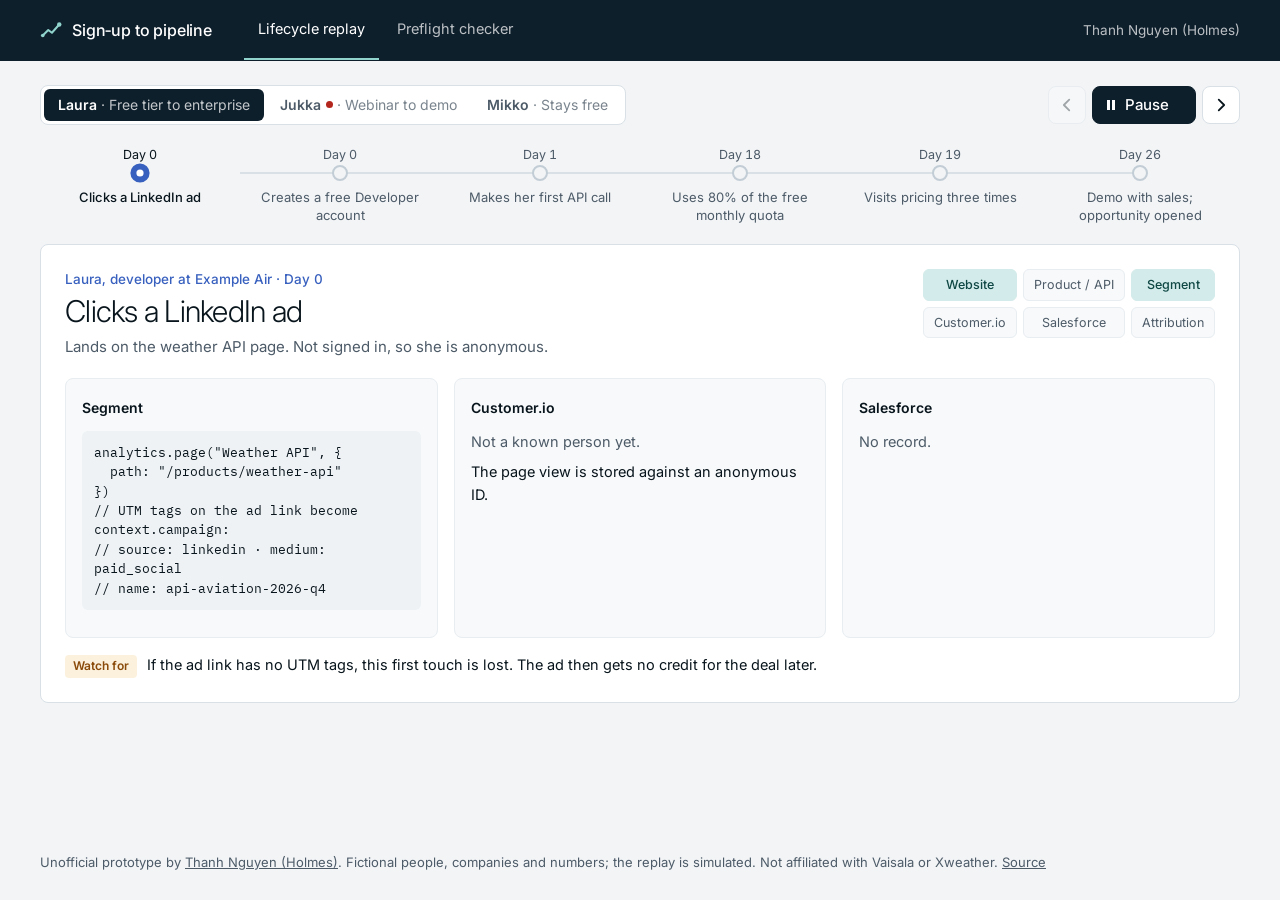
<file: index.html>
<!doctype html>
<html lang="en">
<head>
<meta charset="utf-8">
<meta name="viewport" content="width=device-width, initial-scale=1">
<title>Sign-up to pipeline · prototype by Thanh Nguyen (Holmes)</title>
<meta name="description" content="A working prototype: a lifecycle replay across Segment, Customer.io, Salesforce and attribution, and a pre-send campaign checker. Fictional data.">
<meta name="robots" content="noindex">
<link rel="preconnect" href="https://fonts.googleapis.com">
<link rel="preconnect" href="https://fonts.gstatic.com" crossorigin>
<link rel="stylesheet" href="https://fonts.googleapis.com/css2?family=Inter:wght@300;400;500;600&family=IBM+Plex+Mono:wght@400;500&display=swap">
<link rel="stylesheet" href="styles.css">
</head>
<body>

<header class="bar">
  <div class="bar-in">
    <a class="brand" href="#replay" aria-label="Sign-up to pipeline, home">
      <svg viewBox="0 0 24 24" width="22" height="22" aria-hidden="true"><path d="M3 18 L9 12 L13 15 L21 6" fill="none" stroke="currentColor" stroke-width="2.2" stroke-linecap="round" stroke-linejoin="round"/><circle cx="3" cy="18" r="2" fill="currentColor"/><circle cx="21" cy="6" r="2.4" fill="currentColor"/></svg>
      <h1>Sign‑up to pipeline</h1>
    </a>
    <nav class="tabs" role="tablist" aria-label="Tools">
      <a role="tab" href="#replay" id="tab-replay" aria-controls="view-replay">Lifecycle replay</a>
      <a role="tab" href="#preflight" id="tab-preflight" aria-controls="view-preflight">Preflight checker</a>
    </nav>
    <a class="by" href="https://holmesnguyen.info">Thanh Nguyen (Holmes)</a>
  </div>
</header>

<main>

<!-- REPLAY -->
<section id="view-replay" class="view" role="tabpanel" aria-labelledby="tab-replay">
  <div class="row-top">
    <div class="seg people" role="radiogroup" aria-label="Person" id="people"></div>
    <div class="player">
      <button type="button" class="icon" id="prev" aria-label="Previous step"><svg viewBox="0 0 20 20" width="18" height="18" aria-hidden="true"><path d="M12.5 4 6.5 10l6 6" fill="none" stroke="currentColor" stroke-width="2" stroke-linecap="round" stroke-linejoin="round"/></svg></button>
      <button type="button" class="play" id="play" aria-label="Play"><span id="play-ico"></span><span id="play-txt">Play</span></button>
      <button type="button" class="icon" id="next" aria-label="Next step"><svg viewBox="0 0 20 20" width="18" height="18" aria-hidden="true"><path d="M7.5 4l6 6-6 6" fill="none" stroke="currentColor" stroke-width="2" stroke-linecap="round" stroke-linejoin="round"/></svg></button>
    </div>
  </div>

  <ol class="journey" id="journey" aria-label="Steps"></ol>

  <div class="card stage">
    <div class="step-head" aria-live="polite">
      <div>
        <p class="day" id="stepday"></p>
        <h2 id="steptitle"></h2>
        <p class="what" id="stepwhat"></p>
      </div>
      <div class="flow" id="flow" aria-label="Systems involved in this step"></div>
    </div>

    <div class="panels">
      <article class="panel"><header><h3>Segment</h3></header><pre id="p-event"></pre></article>
      <article class="panel"><header><h3>Customer.io</h3></header><div id="p-cio"></div></article>
      <article class="panel" id="sf-panel"><header><h3>Salesforce</h3><span id="sf-tool"></span></header><div id="p-sf"></div></article>
    </div>

    <p class="watch" id="p-why"></p>
  </div>

  <div class="card attr" id="attr" hidden>
    <div class="attr-head">
      <div><h3 id="attr-title">Who gets credit</h3><p class="what" id="attr-sub"></p></div>
      <div class="seg small" role="radiogroup" aria-label="Attribution model" id="models"></div>
    </div>
    <div id="attr-bars"></div>
    <p class="what" id="attr-note"></p>
  </div>
</section>

<!-- PREFLIGHT -->
<section id="view-preflight" class="view" role="tabpanel" aria-labelledby="tab-preflight" hidden>
  <div class="row-top">
    <div class="seg" role="radiogroup" aria-label="Campaign" id="pf-campaigns">
      <button type="button" role="radio" data-c="broken-example" aria-checked="true">Broken example</button>
      <button type="button" role="radio" data-c="webinar-nurture" aria-checked="false">Webinar nurture</button>
    </div>
    <div class="pf-tools">
      <label class="sr" for="pf-message">Message</label>
      <select id="pf-message"></select>
      <button type="button" id="pf-reset">Reset</button>
    </div>
  </div>

  <div class="pf-grid">
    <div class="card pf-edit">
      <label class="field"><span>Subject</span><input id="pf-subject" type="text" spellcheck="false"></label>
      <div class="ed-tabs" role="tablist" aria-label="Email view">
        <button type="button" role="tab" data-v="preview" aria-selected="true">Preview</button>
        <button type="button" role="tab" data-v="html" aria-selected="false">Edit HTML</button>
        <span class="live" id="pf-live"><i></i>Live check</span>
      </div>
      <div class="ed-body">
        <iframe id="pf-frame" title="Email preview" sandbox="allow-same-origin"></iframe>
        <textarea id="pf-html" spellcheck="false" aria-label="Email HTML" hidden></textarea>
      </div>
    </div>

    <div class="card pf-report">
      <h2 id="pf-verdict"></h2>
      <div class="seg small filters" role="radiogroup" aria-label="Filter results" id="pf-filters"></div>
      <ul class="results" id="pf-rows"></ul>
    </div>
  </div>

  <form class="card dns" id="dns-form">
    <h3>Sending domain</h3>
    <label class="field"><span>Domain</span><input id="dns-domain" type="text" value="xweather.com" spellcheck="false" autocomplete="off"></label>
    <label class="field narrow"><span>DKIM selector</span><input id="dns-sel" type="text" value="" placeholder="Auto" spellcheck="false" autocomplete="off"></label>
    <button type="submit" class="primary">Check</button>
    <ul class="results inline" id="dns-rows"></ul>
  </form>
</section>

</main>

<footer class="foot">
  Unofficial prototype by <a href="https://holmesnguyen.info">Thanh Nguyen (Holmes)</a>. Fictional people, companies and numbers; the replay is simulated. Not affiliated with Vaisala or Xweather. <a href="https://github.com/holmes0104/signup-to-pipeline">Source</a>
</footer>

<script src="data.js"></script>
<script src="replay.js"></script>
<script src="preflight.js"></script>
<script>
(function () {
  const views = ["replay", "preflight"];
  function show() {
    const v = views.includes(location.hash.slice(1)) ? location.hash.slice(1) : "replay";
    views.forEach(k => {
      document.getElementById("view-" + k).hidden = k !== v;
      document.getElementById("tab-" + k).setAttribute("aria-selected", k === v);
    });
    document.dispatchEvent(new CustomEvent("viewchange", { detail: v }));
  }
  window.addEventListener("hashchange", () => { show(); window.scrollTo(0, 0); });
  show();
})();
</script>
</body>
</html>
</file>
<file: styles.css>
/* Xweather-inspired tokens: ink #09151C, ground #F2F4F6, line #D9E0E6, mint #D3EBEA, blue #3860BE, 8px radius,
   light large type with tight tracking. Inter stands in for the licensed Vaisala Sans.
   Grid: canvas max 1200px, 24px gutters; panels 3 x 1fr with a 16px gap. */
:root{
  --ground:#F2F4F6; --surface:#fff; --raised:#F7F9FA; --border:#D9E0E6; --rule:#E8EDF1; --control:#C3CDD6;
  --text:#09151C; --muted:#4D5B68; --primary:#0E1F2C; --on-primary:#fff;
  --accent:#3860BE; --accent-soft:#E3EAF7; --mint:#D3EBEA; --mint-ink:#0F4744;
  --pos:#247B50; --pos-bg:#DCF5E6; --neg:#B3261E; --neg-bg:#FDE8E6; --warn:#8A4B0A; --warn-bg:#FCF1DD;
  --code:#EEF2F5;
  --font:"Inter",system-ui,sans-serif; --mono:"IBM Plex Mono",ui-monospace,Consolas,monospace;
  --r:8px; --rc:6px; --gap:16px;
  color-scheme:light;
}
@media (prefers-color-scheme:dark){:root{
  --ground:#09151C; --surface:#0F1E28; --raised:#132532; --border:#22384A; --rule:#1A2E3C; --control:#35506A;
  --text:#EEF2F5; --muted:#A3B1BD; --primary:#EEF2F5; --on-primary:#09151C;
  --accent:#86A3EC; --accent-soft:#1B2E52; --mint:#163A3C; --mint-ink:#9FDCD6;
  --pos:#6FD39B; --pos-bg:#123323; --neg:#FF8F86; --neg-bg:#3A1A18; --warn:#F2B866; --warn-bg:#33270F;
  --code:#0B1820; color-scheme:dark}}

*{box-sizing:border-box}
html{-webkit-text-size-adjust:100%}
body{margin:0;background:var(--ground);color:var(--text);font:15px/1.55 var(--font);display:flex;flex-direction:column;min-height:100vh}
main{flex:1;width:100%;max-width:1248px;margin:0 auto;padding:24px 24px 40px}
a{color:var(--accent)}
h1,h2,h3,p{margin:0}
button,select,input,textarea{font:inherit;color:inherit}
button{cursor:pointer}
:focus-visible{outline:2px solid var(--accent);outline-offset:2px}
.sr{position:absolute;width:1px;height:1px;overflow:hidden;clip:rect(0 0 0 0)}
pre,code{font-family:var(--mono)}
.what{color:var(--muted)}

/* top bar */
.bar{background:#0E1F2C;color:#fff;border-bottom:1px solid transparent}
@media (prefers-color-scheme:dark){.bar{background:#060F14;border-bottom-color:var(--border)}}
.bar-in{max-width:1248px;margin:0 auto;padding:0 24px;height:60px;display:flex;align-items:center;gap:32px}
.brand{display:flex;align-items:center;gap:10px;color:inherit;text-decoration:none}
.brand svg{color:#8FD3CC}
.brand h1{font:500 16px/1 var(--font);letter-spacing:-.01em;white-space:nowrap}
.tabs{display:flex;gap:4px;height:100%}
.tabs a{display:flex;align-items:center;padding:0 14px;color:inherit;opacity:.72;text-decoration:none;font-size:14.5px;border-bottom:2px solid transparent;margin-bottom:-0px}
.tabs a:hover{opacity:1}
.tabs a[aria-selected="true"]{opacity:1;border-bottom-color:#8FD3CC}
.by{margin-left:auto;color:inherit;opacity:.72;font-size:13.5px;text-decoration:none;white-space:nowrap}
.by:hover{opacity:1;text-decoration:underline}

/* shared controls */
.row-top{display:flex;align-items:center;justify-content:space-between;gap:12px 16px;flex-wrap:wrap;margin-bottom:20px}
.seg{display:inline-flex;background:var(--surface);border:1px solid var(--border);border-radius:var(--r);padding:3px;gap:2px;max-width:100%;overflow-x:auto}
.seg button{border:0;background:transparent;border-radius:var(--rc);padding:7px 14px;font-size:14px;color:var(--muted);white-space:nowrap;text-align:left;line-height:1.3}
.seg button:hover{color:var(--text);background:var(--raised)}
.seg button[aria-checked="true"]{background:var(--primary);color:var(--on-primary)}
.seg.small button{padding:5px 11px;font-size:13.5px}
.people button b{font-weight:600}
.people button span{opacity:.75}
button.icon,.play,#pf-reset,.primary,select{height:38px;border:1px solid var(--border);background:var(--surface);border-radius:var(--r)}
button.icon{width:38px;display:grid;place-items:center;color:var(--text)}
button.icon:disabled{opacity:.35;cursor:default}
button.icon:not(:disabled):hover,#pf-reset:hover,select:hover{border-color:var(--control)}
.player{display:flex;gap:6px}
.play{display:flex;align-items:center;gap:8px;padding:0 16px 0 12px;font-weight:500;background:var(--primary);color:var(--on-primary);border-color:var(--primary);min-width:104px}
.play #play-ico{display:flex}
.primary{background:var(--primary);color:var(--on-primary);border-color:var(--primary);padding:0 18px;font-weight:500}
#pf-reset{padding:0 14px}
select{padding:0 32px 0 12px;appearance:none;background:var(--surface) url("data:image/svg+xml,%3Csvg xmlns='http://www.w3.org/2000/svg' width='12' height='12' viewBox='0 0 12 12'%3E%3Cpath d='M2.5 4.5 6 8l3.5-3.5' fill='none' stroke='%234D5B68' stroke-width='1.6'/%3E%3C/svg%3E") no-repeat right 12px center;max-width:100%}
.card{background:var(--surface);border:1px solid var(--border);border-radius:var(--r)}
.field{display:flex;flex-direction:column;gap:4px;font-size:13px;color:var(--muted);min-width:0}
.field input{height:38px;border:1px solid var(--border);border-radius:var(--rc);padding:0 10px;background:var(--surface);color:var(--text);font:14px var(--font);width:100%}
.field input:hover{border-color:var(--control)}

/* journey */
.journey{list-style:none;margin:0 0 16px;padding:0;display:grid;grid-auto-flow:column;grid-auto-columns:minmax(132px,1fr);gap:0;overflow-x:auto;scrollbar-width:thin}
.journey li{position:relative}
.journey li::before{content:"";position:absolute;left:0;right:0;top:27px;height:2px;background:var(--border)}
.journey li:first-child::before{left:50%}
.journey li:last-child::before{right:50%}
.journey li.done::before,.journey li.cur::before{background:var(--accent)}
.journey li.cur::before{right:50%}
.journey li.cur:first-child::before{display:none}
.journey button{position:relative;width:100%;border:0;background:none;padding:0 8px 4px;display:flex;flex-direction:column;align-items:center;text-align:center;color:var(--muted)}
.journey .d{font-size:12.5px;font-variant-numeric:tabular-nums;height:18px}
.journey .dot{width:16px;height:16px;border-radius:50%;background:var(--ground);border:2px solid var(--control);margin:2px 0 8px;transition:transform .15s}
.journey .t{font-size:13px;line-height:1.35;max-width:22ch}
.journey button:hover .dot{transform:scale(1.15);border-color:var(--accent)}
.journey li.done .dot{background:var(--accent);border-color:var(--accent)}
.journey li.cur .dot{background:var(--surface);border:5px solid var(--accent);transform:scale(1.2)}
.journey li.cur button{color:var(--text)}
.journey li.cur .t{font-weight:500}
.journey li.brk .dot{box-shadow:0 0 0 4px var(--neg-bg)}

/* stage */
.stage{padding:24px}
.step-head{display:flex;justify-content:space-between;align-items:flex-start;gap:24px;margin-bottom:20px}
.day{font-size:13.5px;color:var(--accent);font-weight:500;margin-bottom:4px;font-variant-numeric:tabular-nums}
.step-head h2{font:300 30px/1.15 var(--font);letter-spacing:-.025em;margin-bottom:6px;text-wrap:balance}
.flow{display:grid;grid-template-columns:repeat(3,auto);gap:6px;flex:0 0 auto}
.node{font-size:12.5px;padding:5px 10px;border-radius:var(--rc);background:var(--raised);color:var(--muted);border:1px solid var(--rule);text-align:center;white-space:nowrap;transition:background .25s,color .25s}
.node.on{background:var(--mint);color:var(--mint-ink);border-color:var(--mint);font-weight:500}
.panels{display:grid;grid-template-columns:repeat(3,minmax(0,1fr));gap:var(--gap)}
.panel{background:var(--raised);border:1px solid var(--rule);border-radius:var(--r);padding:16px;min-width:0;min-height:260px}
.panel header{display:flex;justify-content:space-between;align-items:center;gap:8px;margin-bottom:10px;min-height:26px}
.panel h3{font:600 14px/1.2 var(--font)}
.panel pre{margin:0;font-size:12.5px;line-height:1.55;white-space:pre-wrap;word-break:break-word;background:var(--code);padding:12px;border-radius:var(--rc);color:var(--text)}
.panel p{font-size:14.5px;margin:0 0 8px}
.panel .q{color:var(--muted)}
.badge{display:inline-block;font-size:11.5px;font-weight:600;padding:2px 7px;border-radius:4px;margin-right:6px;vertical-align:1px}
.b-act{background:var(--accent-soft);color:var(--accent)}
.b-err{background:var(--neg-bg);color:var(--neg)}
.mail{display:flex;gap:10px;align-items:flex-start;border:1px solid var(--border);border-radius:var(--rc);padding:10px 12px;background:var(--surface);margin-top:10px}
.mail svg{flex:0 0 auto;margin-top:2px;color:var(--muted)}
.mail b{display:block;font-weight:500;font-size:14px;line-height:1.35}
.mail span{font-size:13px;color:var(--muted)}
.switch{display:inline-flex;align-items:center;gap:8px;font-size:13px;cursor:pointer;user-select:none;color:var(--neg);font-weight:500}
.switch input{appearance:none;width:34px;height:20px;border-radius:10px;background:var(--control);position:relative;margin:0;cursor:pointer;transition:background .2s}
.switch input::after{content:"";position:absolute;top:2px;left:2px;width:16px;height:16px;border-radius:50%;background:#fff;transition:transform .2s}
.switch input:checked{background:var(--neg)}
.switch input:checked::after{transform:translateX(14px)}
.switch.hint input:not(:checked){animation:nudge 1.6s ease-in-out 2}
@keyframes nudge{50%{box-shadow:0 0 0 5px var(--neg-bg)}}
#sf-panel.err{border-color:var(--neg);background:var(--neg-bg)}
#sf-panel.err pre{background:var(--surface)}
.watch{margin-top:16px;display:flex;gap:10px;align-items:baseline;font-size:14.5px}
.watch b{flex:0 0 auto;font-size:12px;font-weight:600;color:var(--warn);background:var(--warn-bg);padding:2px 8px;border-radius:4px}

/* attribution */
.attr{padding:24px;margin-top:var(--gap)}
.attr-head{display:flex;justify-content:space-between;align-items:flex-start;gap:16px;flex-wrap:wrap;margin-bottom:16px}
.attr h3{font:300 24px/1.2 var(--font);letter-spacing:-.02em;margin-bottom:4px}
.bar-row{display:grid;grid-template-columns:minmax(0,17rem) minmax(0,1fr) 6rem;gap:14px;align-items:center;font-size:14px;margin-bottom:8px}
.bar-row .track{height:12px;background:var(--raised);border-radius:3px;overflow:hidden}
.bar-row .fill{height:100%;background:var(--accent);transition:width .35s}
.bar-row .val{text-align:right;font-variant-numeric:tabular-nums;font-weight:500}
#attr-note{margin-top:10px;font-size:14px}

/* preflight */
.pf-tools{display:flex;gap:8px;align-items:center}
.pf-grid{display:grid;grid-template-columns:minmax(0,1fr) minmax(0,1fr);gap:var(--gap);align-items:start}
.pf-edit{padding:16px;display:flex;flex-direction:column;gap:12px}
.ed-tabs{display:flex;align-items:center;gap:4px;border-bottom:1px solid var(--rule)}
.ed-tabs button{border:0;background:none;padding:6px 10px 8px;font-size:14px;color:var(--muted);border-bottom:2px solid transparent;margin-bottom:-1px}
.ed-tabs button[aria-selected="true"]{color:var(--text);border-bottom-color:var(--accent);font-weight:500}
.live{margin-left:auto;font-size:12.5px;color:var(--muted);display:flex;align-items:center;gap:6px}
.live i{width:7px;height:7px;border-radius:50%;background:var(--pos)}
.live.busy i{background:var(--warn)}
.ed-body{height:560px}
.ed-body iframe,.ed-body textarea{width:100%;height:100%;border:1px solid var(--rule);border-radius:var(--rc);display:block}
.ed-body iframe{background:#fff}
.ed-body textarea{resize:none;padding:12px;font:12.5px/1.55 var(--mono);background:var(--code);color:var(--text)}
.ed-body [hidden]{display:none}
.pf-report{padding:20px;display:flex;flex-direction:column;gap:14px;max-height:calc(560px + 50px + 38px + 40px + 24px);min-height:0}
#pf-verdict{font:300 26px/1.2 var(--font);letter-spacing:-.02em}
#pf-verdict.bad{color:var(--neg)}
#pf-verdict.ok{color:var(--pos)}
.filters{align-self:flex-start}
.filters .n{font-variant-numeric:tabular-nums;font-weight:600;margin-left:4px}
.results{list-style:none;margin:0;padding:0;overflow:auto;min-height:0}
.results li{display:grid;grid-template-columns:52px minmax(0,1fr);gap:4px 12px;padding:10px 2px;border-top:1px solid var(--rule);font-size:14px;line-height:1.45}
.results li:first-child{border-top:0}
.results .where{grid-column:2;font-size:12.5px;color:var(--muted);font-family:var(--mono)}
.results code{font-size:12.5px;background:var(--code);padding:1px 4px;border-radius:3px;word-break:break-word}
.lvl{grid-row:span 2;align-self:start;font-size:11.5px;font-weight:600;padding:2px 0;border-radius:4px;text-align:center;margin-top:1px}
.c-FAIL{background:var(--neg-bg);color:var(--neg)}
.c-WARN{background:var(--warn-bg);color:var(--warn)}
.c-PASS{background:var(--pos-bg);color:var(--pos)}
.results li.empty{display:block;color:var(--muted)}
.dns{margin-top:var(--gap);padding:20px;display:grid;grid-template-columns:auto minmax(160px,1.2fr) minmax(120px,.8fr) auto;gap:12px 14px;align-items:end}
.dns h3{font:600 15px/1.2 var(--font);align-self:center;padding-right:8px}
.dns .results{grid-column:1/-1}
.dns .results:empty{display:none}

/* footer */
.foot{max-width:1248px;width:100%;margin:0 auto;padding:16px 24px 28px;font-size:13px;color:var(--muted)}
.foot a{color:inherit}

@media (max-width:980px){
  .bar-in{gap:16px}
  .by{display:none}
  .panels{grid-template-columns:1fr}
  .step-head{flex-direction:column;gap:14px}
  .pf-grid{grid-template-columns:1fr}
  .pf-report{max-height:none}
  .results{max-height:480px}
  .ed-body{height:440px}
}
@media (max-width:640px){
  main{padding:16px 16px 32px}
  .bar-in{padding:0 12px;height:auto;min-height:56px;flex-wrap:wrap;gap:0 8px}
  .brand{padding:12px 4px 0}
  .tabs{width:100%;height:44px}
  .tabs a{padding:0 10px;font-size:14px}
  .row-top{margin-bottom:14px}
  .people{width:100%}
  .people button{flex:1;text-align:center}
  .people button span{display:none}
  .player{width:100%}
  .play{flex:1;justify-content:center}
  .stage,.attr{padding:16px}
  .step-head h2{font-size:24px}
  .flow{grid-template-columns:repeat(3,minmax(0,1fr));width:100%}
  .node{white-space:normal;padding:5px 4px}
  .journey{grid-auto-columns:116px;margin-left:-16px;margin-right:-16px;padding:0 8px}
  .bar-row{grid-template-columns:minmax(0,1fr) 5.5rem}
  .bar-row .track{grid-column:1/-1;order:3}
  .seg.small{width:100%}
  .seg.small button{flex:1 0 auto;text-align:center}
  .pf-tools{width:100%}
  .pf-tools select{flex:1;min-width:0}
  #pf-campaigns{width:100%}
  #pf-campaigns button{flex:1;text-align:center}
  .ed-body{height:380px}
  .dns{grid-template-columns:1fr 1fr}
  .dns h3,.dns .field:first-of-type{grid-column:1/-1}
  .dns .primary{height:38px}
  #pf-verdict{font-size:22px}
}
@media (prefers-reduced-motion:reduce){*{transition:none!important;animation:none!important}}
.pf-report>h2,.pf-report>.filters{flex:0 0 auto}
.watch b.fix{color:var(--pos);background:var(--pos-bg)}
@media (max-width:640px){.journey{scrollbar-width:none}.journey::-webkit-scrollbar{display:none}}
@media (max-width:980px){.pf-report{order:-1}}
@media (max-width:640px){.results{max-height:360px}.ed-body{height:340px}}
.results{overflow-x:hidden}.results li>span{min-width:0;overflow-wrap:anywhere}
@media (max-width:980px){.panel{min-height:0}}
.journey li.brk:not(.cur):not(.done) .dot{border-color:var(--neg)}
.brk-tag{margin-top:6px;font-size:11.5px;font-weight:600;color:var(--neg);background:var(--neg-bg);padding:1px 8px;border-radius:4px;line-height:1.5}
.flag{display:inline-block;width:7px;height:7px;border-radius:50%;background:var(--neg);margin-left:5px;vertical-align:2px}
</file>
